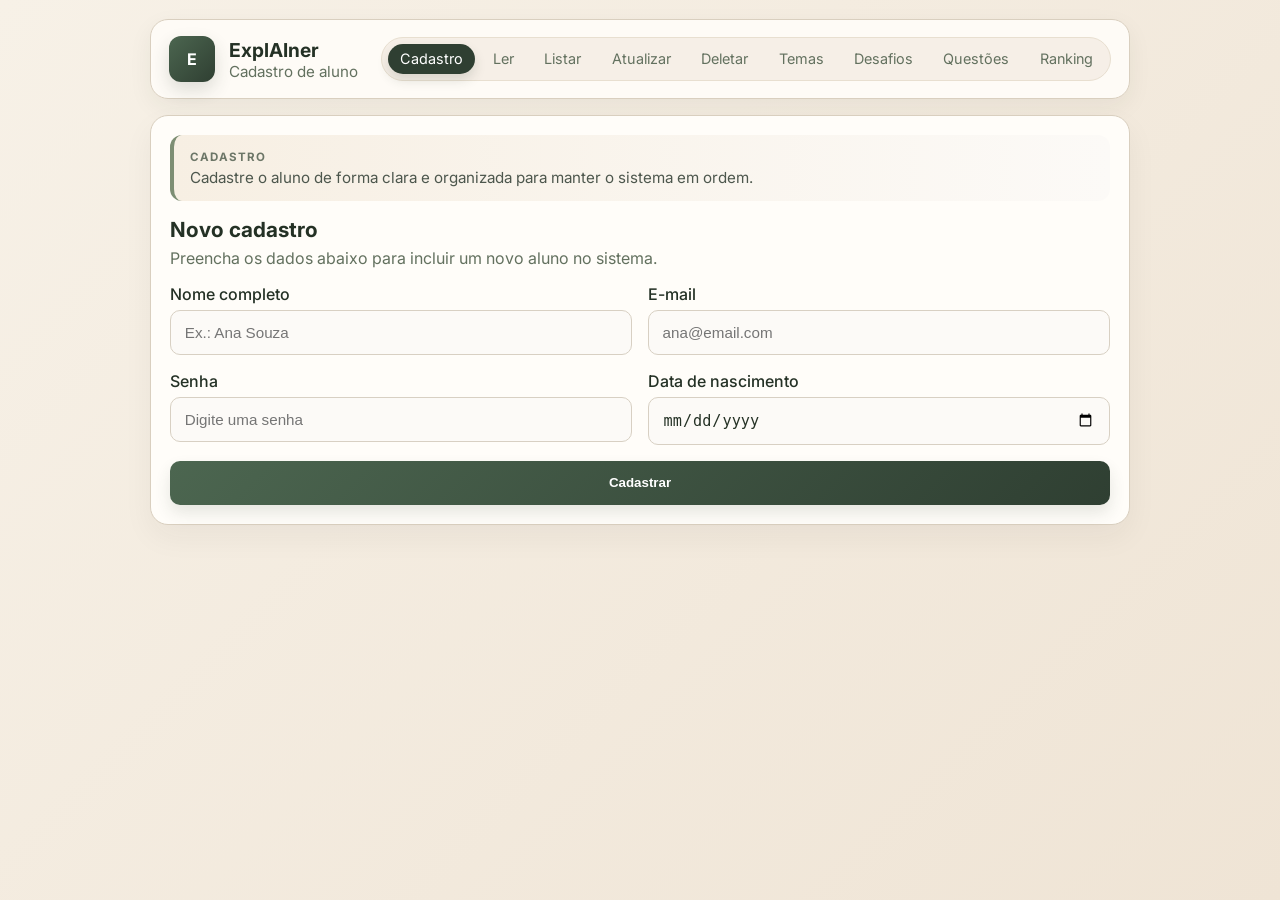
<file: ExplAIner/frontend/index.html>
<!DOCTYPE html>
<html lang="pt-BR">

<head>
    <meta charset="UTF-8">
    <meta name="viewport" content="width=device-width, initial-scale=1.0">
    <title>ExplAIner | Cadastro</title>
    <link rel="preconnect" href="https://fonts.googleapis.com">
    <link rel="preconnect" href="https://fonts.gstatic.com" crossorigin>
    <link href="https://fonts.googleapis.com/css2?family=Inter:wght@400;500;600;700&display=swap" rel="stylesheet">
    <link rel="stylesheet" href="style.css">
</head>

<body>
    <div class="pagina">
        <header class="cabecalho">
            <div class="marca">
                <span class="logo">E</span>
                <div>
                    <h1>ExplAIner</h1>
                    <p>Cadastro de aluno</p>
                </div>
            </div>

            <nav class="menu-navegacao">
                <a href="index.html" class="link-navegacao ativo">Cadastro</a>
                <a href="ler.html" class="link-navegacao">Ler</a>
                <a href="listar.html" class="link-navegacao">Listar</a>
                <a href="atualizar.html" class="link-navegacao">Atualizar</a>
                <a href="deletar.html" class="link-navegacao">Deletar</a>
                <a href="temas.html" class="link-navegacao">Temas</a>
                <a href="desafios.html" class="link-navegacao">Desafios</a>
                <a href="questoes.html" class="link-navegacao">Questões</a>
                <a href="ranking.html" class="link-navegacao">Ranking</a>
            </nav>
        </header>

<main class="conteudo">
    <section class="cartao">
        <div class="intro-bloco">
            <p class="intro-kicker">Cadastro</p>
            <p class="intro-text">Cadastre o aluno de forma clara e organizada para manter o sistema em ordem.</p>
        </div>
        <div class="titulo-cartao">
            <h2>Novo cadastro</h2>
            <p>Preencha os dados abaixo para incluir um novo aluno no sistema.</p>
        </div>

        <form class="grade-formulario" id="form-cadastro">
            <label class="campo">
                <span>Nome completo</span>
                <input type="text" name="nome" placeholder="Ex.: Ana Souza" required>
            </label>

            <label class="campo">
                <span>E-mail</span>
                <input type="email" name="email" placeholder="ana@email.com" required>
            </label>

            <label class="campo">
                <span>Senha</span>
                <input type="password" name="senha" placeholder="Digite uma senha" required>
            </label>

            <label class="campo">
                <span>Data de nascimento</span>
                <input type="date" name="data_nascimento" required>
            </label>

            <button type="submit" id="btn-enviar">Cadastrar</button>
        </form>

        <div id="mensagem-resposta" class="resultado" style="display: none;">
            <h3 id="resposta-titulo"></h3>
            <p id="resposta-corpo" class="texto-ajuda"></p>
        </div>
    </section>
</main>
</div>

<script src="script.js"></script>
    
</body>
</html>
</file>
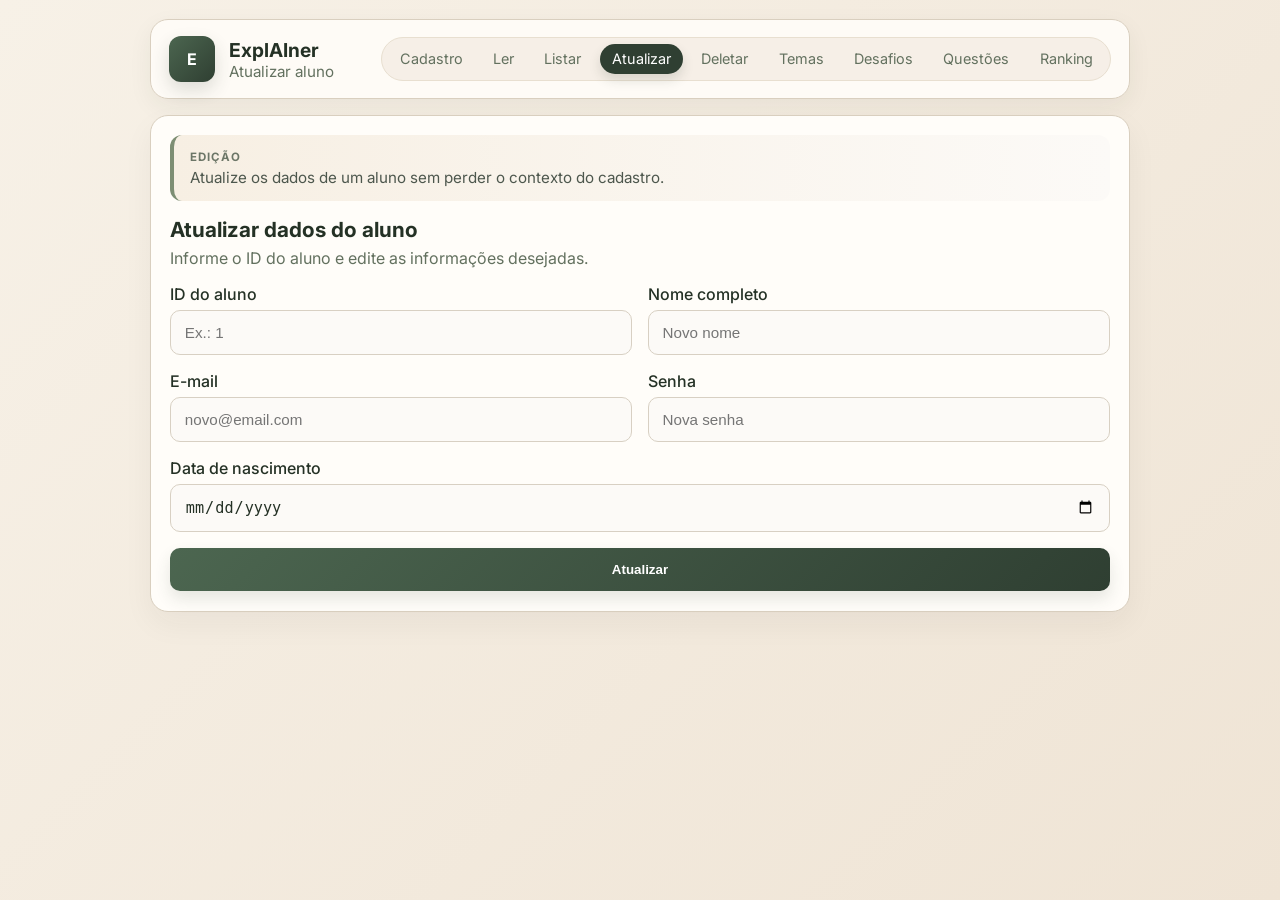
<file: ExplAIner/frontend/atualizar.html>
<!DOCTYPE html>
<html lang="pt-BR">

<head>
    <meta charset="UTF-8">
    <meta name="viewport" content="width=device-width, initial-scale=1.0">
    <title>ExplAIner | Atualizar</title>
    <link rel="preconnect" href="https://fonts.googleapis.com">
    <link rel="preconnect" href="https://fonts.gstatic.com" crossorigin>
    <link href="https://fonts.googleapis.com/css2?family=Inter:wght@400;500;600;700&display=swap" rel="stylesheet">
    <link rel="stylesheet" href="style.css">
</head>

<body>
    <div class="pagina">
        <header class="cabecalho">
            <div class="marca">
                <span class="logo">E</span>
                <div>
                    <h1>ExplAIner</h1>
                    <p>Atualizar aluno</p>
                </div>
            </div>

            <nav class="menu-navegacao">
                <a href="index.html" class="link-navegacao">Cadastro</a>
                <a href="ler.html" class="link-navegacao">Ler</a>
                <a href="listar.html" class="link-navegacao">Listar</a>
                <a href="atualizar.html" class="link-navegacao ativo">Atualizar</a>
                <a href="deletar.html" class="link-navegacao">Deletar</a>
                <a href="temas.html" class="link-navegacao">Temas</a>
                <a href="desafios.html" class="link-navegacao">Desafios</a>
                <a href="questoes.html" class="link-navegacao">Questões</a>
                <a href="ranking.html" class="link-navegacao">Ranking</a>
            </nav>
        </header>

        <main class="conteudo">
    <section class="cartao">
        <div class="intro-bloco">
            <p class="intro-kicker">Edição</p>
            <p class="intro-text">Atualize os dados de um aluno sem perder o contexto do cadastro.</p>
        </div>
        <div class="titulo-cartao">
            <h2>Atualizar dados do aluno</h2>
            <p>Informe o ID do aluno e edite as informações desejadas.</p>
        </div>

        <form class="grade-formulario" id="form-atualizar">
            <label class="campo">
                <span>ID do aluno</span>
                <input type="number" id="atualizar-id" placeholder="Ex.: 1" required>
            </label>

            <label class="campo">
                <span>Nome completo</span>
                <input type="text" name="nome" placeholder="Novo nome">
            </label>

            <label class="campo">
                <span>E-mail</span>
                <input type="email" name="email" placeholder="novo@email.com">
            </label>

            <label class="campo">
                <span>Senha</span>
                <input type="password" name="senha" placeholder="Nova senha">
            </label>

            <label class="campo campo-longo">
                <span>Data de nascimento</span>
                <input type="date" name="data_nascimento">
            </label>

            <button type="submit" id="btn-atualizar">Atualizar</button>
        </form>

        <div id="mensagem-atualizar" class="resultado" style="display: none; margin-top: 1.1rem;">
            <h3 id="atualizar-titulo"></h3>
            <p id="atualizar-corpo" class="texto-ajuda"></p>
        </div>
    </section>
</main>
</div>

<script src="atualizar.js"></script>

</body>
</html>
</file>
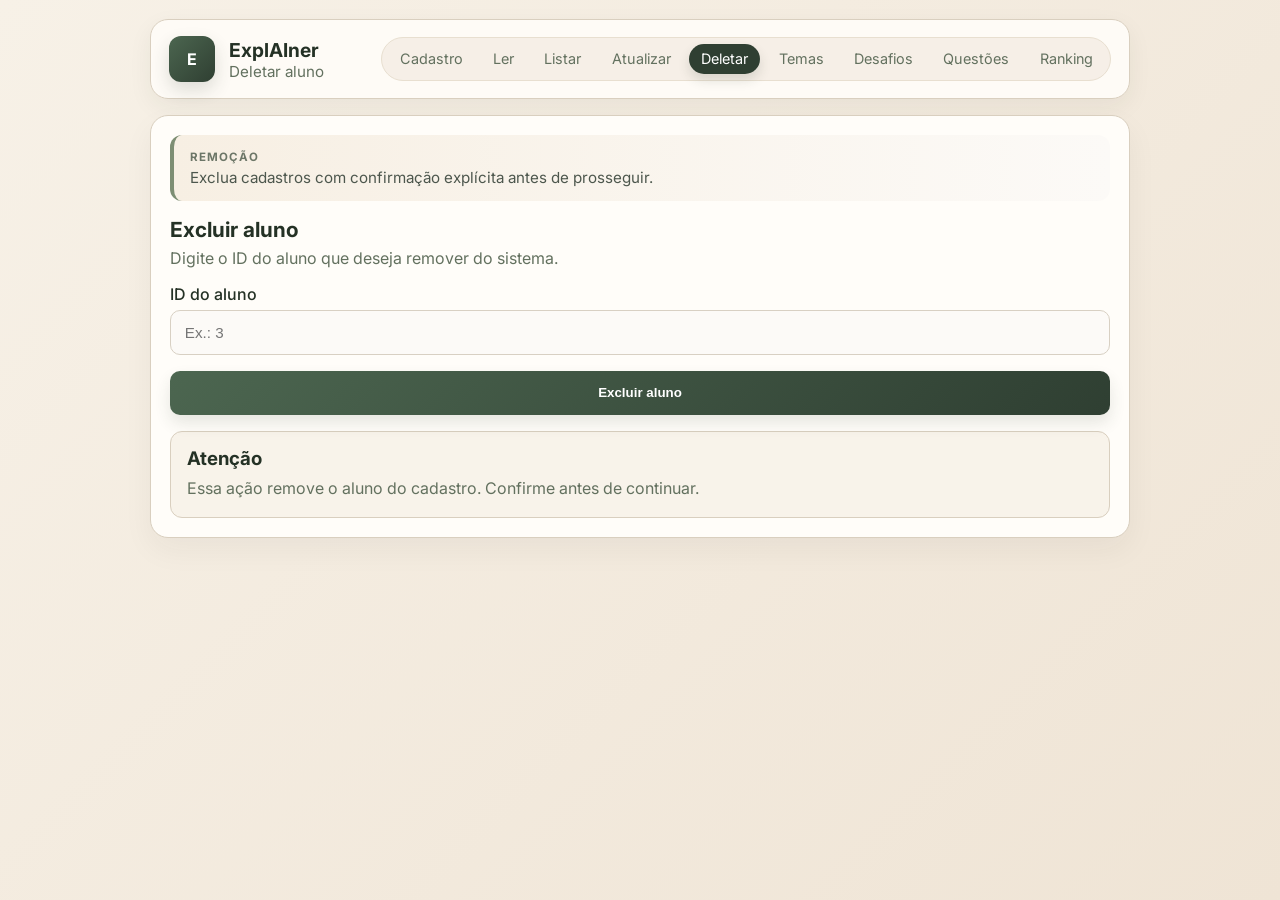
<file: ExplAIner/frontend/deletar.html>
<!DOCTYPE html>
<html lang="pt-BR">

<head>
    <meta charset="UTF-8">
    <meta name="viewport" content="width=device-width, initial-scale=1.0">
    <title>ExplAIner | Deletar</title>
    <link rel="preconnect" href="https://fonts.googleapis.com">
    <link rel="preconnect" href="https://fonts.gstatic.com" crossorigin>
    <link href="https://fonts.googleapis.com/css2?family=Inter:wght@400;500;600;700&display=swap" rel="stylesheet">
    <link rel="stylesheet" href="style.css">
</head>

<body>
    <div class="pagina">
        <header class="cabecalho">
            <div class="marca">
                <span class="logo">E</span>
                <div>
                    <h1>ExplAIner</h1>
                    <p>Deletar aluno</p>
                </div>
            </div>

            <nav class="menu-navegacao">
                <a href="index.html" class="link-navegacao">Cadastro</a>
                <a href="ler.html" class="link-navegacao">Ler</a>
                <a href="listar.html" class="link-navegacao">Listar</a>
                <a href="atualizar.html" class="link-navegacao">Atualizar</a>
                <a href="deletar.html" class="link-navegacao ativo">Deletar</a>
                <a href="temas.html" class="link-navegacao">Temas</a>
                <a href="desafios.html" class="link-navegacao">Desafios</a>
                <a href="questoes.html" class="link-navegacao">Questões</a>
                <a href="ranking.html" class="link-navegacao">Ranking</a>
            </nav>
        </header>

        <main class="conteudo">
    <section class="cartao">
        <div class="intro-bloco">
            <p class="intro-kicker">Remoção</p>
            <p class="intro-text">Exclua cadastros com confirmação explícita antes de prosseguir.</p>
        </div>
        <div class="titulo-cartao">
            <h2>Excluir aluno</h2>
            <p>Digite o ID do aluno que deseja remover do sistema.</p>
        </div>

        <form class="grade-formulario" id="form-deletar">
            <label class="campo campo-longo">
                <span>ID do aluno</span>
                <input type="number" id="deletar-id" placeholder="Ex.: 3" required>
            </label>

            <button type="submit" id="btn-deletar" style="background-color: #dc2626;">Excluir aluno</button>
        </form>

        <div class="resultado" id="mensagem-deletar">
            <h3 id="deletar-titulo">Atenção</h3>
            <p id="deletar-corpo" class="texto-ajuda">Essa ação remove o aluno do cadastro. Confirme antes de continuar.</p>
        </div>
    </section>
</main>
</div>

<script src="deletar.js"></script>

</body>
</html>
</file>
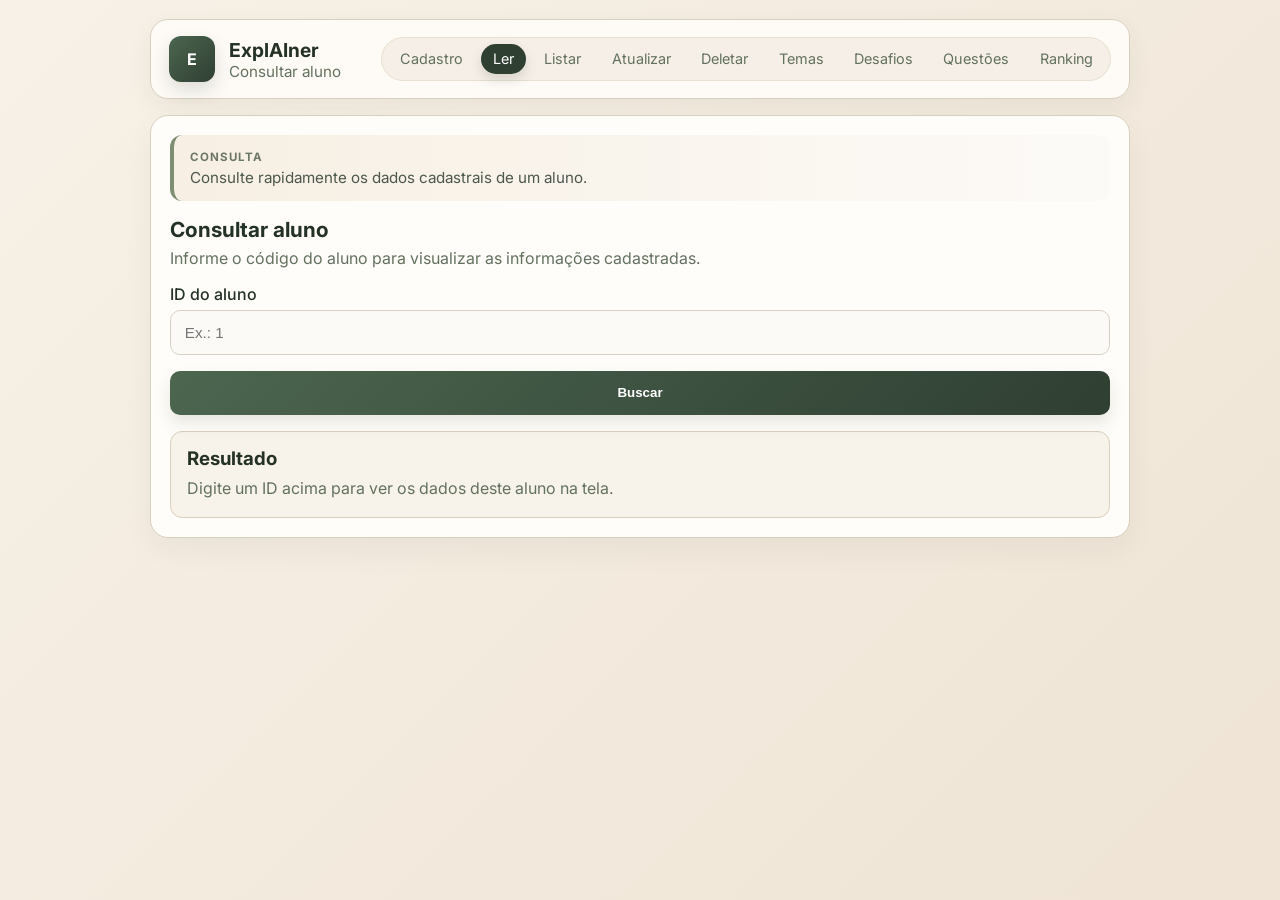
<file: ExplAIner/frontend/ler.html>
<!DOCTYPE html>
<html lang="pt-BR">

<head>
    <meta charset="UTF-8">
    <meta name="viewport" content="width=device-width, initial-scale=1.0">
    <title>ExplAIner | Ler</title>
    <link rel="preconnect" href="https://fonts.googleapis.com">
    <link rel="preconnect" href="https://fonts.gstatic.com" crossorigin>
    <link href="https://fonts.googleapis.com/css2?family=Inter:wght@400;500;600;700&display=swap" rel="stylesheet">
    <link rel="stylesheet" href="style.css">
</head>

<body>
    <div class="pagina">
        <header class="cabecalho">
            <div class="marca">
                <span class="logo">E</span>
                <div>
                    <h1>ExplAIner</h1>
                    <p>Consultar aluno</p>
                </div>
            </div>

            <nav class="menu-navegacao">
                <a href="index.html" class="link-navegacao">Cadastro</a>
                <a href="ler.html" class="link-navegacao ativo">Ler</a>
                <a href="listar.html" class="link-navegacao">Listar</a>
                <a href="atualizar.html" class="link-navegacao">Atualizar</a>
                <a href="deletar.html" class="link-navegacao">Deletar</a>
                <a href="temas.html" class="link-navegacao">Temas</a>
                <a href="desafios.html" class="link-navegacao">Desafios</a>
                <a href="questoes.html" class="link-navegacao">Questões</a>
                <a href="ranking.html" class="link-navegacao">Ranking</a>
            </nav>
        </header>

      <main class="conteudo">
    <section class="cartao">
        <div class="intro-bloco">
            <p class="intro-kicker">Consulta</p>
            <p class="intro-text">Consulte rapidamente os dados cadastrais de um aluno.</p>
        </div>
        <div class="titulo-cartao">
            <h2>Consultar aluno</h2>
            <p>Informe o código do aluno para visualizar as informações cadastradas.</p>
        </div>

        <form class="grade-formulario" id="form-buscar">
            <label class="campo campo-longo">
                <span>ID do aluno</span>
                <input type="number" id="buscar-id" placeholder="Ex.: 1" required>
            </label>

            <button type="submit" id="btn-buscar">Buscar</button>
        </form>

        <div class="resultado" id="resultado-busca">
            <h3 id="busca-titulo">Resultado</h3>
            <div id="busca-corpo" class="texto-ajuda">
                Digite um ID acima para ver os dados deste aluno na tela.
            </div>
        </div>
    </section>
</main>
</div>

<script src="ler.js"></script>
</body>
</html>
</file>
<file: ExplAIner/frontend/style.css>
* {
    margin: 0;
    padding: 0;
    box-sizing: border-box;
}

:root {
    --primaria: #2f3f32;
    --primaria-escura: #27362a;
    --fundo: #f4efe8;
    --fundo-escuro: #ebe0d2;
    --cartao: #fffdf9;
    --texto: #243125;
    --texto-suave: #63715f;
    --borda: #d9cfbf;
    --verde: #4b7a4f;
    --vermelho: #a54b3d;
}

body {
    font-family: 'Inter', sans-serif;
    min-height: 100vh;
    background: linear-gradient(135deg, #f7f1e7 0%, #efe4d5 100%);
    color: var(--texto);
}

.pagina {
    width: min(980px, 95vw);
    margin: 0 auto;
    padding: 1.2rem 0 2rem;
}

.cabecalho {
    margin-bottom: 1rem;
    display: flex;
    justify-content: space-between;
    align-items: center;
    gap: 1rem;
    padding: 1rem 1.1rem;
    border: 1px solid var(--borda);
    border-radius: 18px;
    background: rgba(255, 253, 249, 0.9);
    box-shadow: 0 8px 24px rgba(36, 49, 37, 0.06);
}

.marca {
    display: flex;
    align-items: center;
    gap: 0.9rem;
}

.logo {
    width: 46px;
    height: 46px;
    border-radius: 12px;
    display: grid;
    place-items: center;
    background: linear-gradient(135deg, #4c6650, #2f3f32);
    color: white;
    font-weight: 700;
    box-shadow: 0 8px 18px rgba(47, 63, 50, 0.16);
}

.marca h1 {
    font-size: 1.2rem;
    color: var(--texto);
}

.marca p {
    color: var(--texto-suave);
    font-size: 0.95rem;
}

.menu-navegacao {
    display: flex;
    gap: 0.4rem;
    flex-wrap: wrap;
    justify-content: flex-end;
    padding: 0.35rem;
    border: 1px solid #e8dfd0;
    border-radius: 999px;
    background: #f6efe7;
}

.link-navegacao {
    text-decoration: none;
    color: var(--texto-suave);
    padding: 0.5rem 0.75rem;
    border-radius: 999px;
    font-size: 0.9rem;
    transition: all 180ms ease;
    line-height: 1;
}

.link-navegacao.ativo,
.link-navegacao:hover {
    background: var(--primaria);
    color: white;
    box-shadow: 0 6px 12px rgba(47, 63, 50, 0.15);
}

.cartao {
    background: var(--cartao);
    border: 1px solid var(--borda);
    border-radius: 18px;
    padding: 1.2rem;
    box-shadow: 0 12px 30px rgba(36, 49, 37, 0.05);
}

.intro-bloco {
    margin-bottom: 1rem;
    padding: 0.9rem 1rem;
    border-left: 4px solid #7d8e73;
    border-radius: 12px;
    background: linear-gradient(90deg, #f7efe3, #fcfaf7);
}

.intro-kicker {
    font-size: 0.72rem;
    font-weight: 700;
    letter-spacing: 0.08em;
    text-transform: uppercase;
    color: #6c7667;
    margin-bottom: 0.25rem;
}

.intro-text {
    color: #4d574d;
    font-size: 0.95rem;
}

.titulo-cartao {
    margin-bottom: 1rem;
}

.titulo-cartao h2 {
    font-size: 1.3rem;
    margin-bottom: 0.35rem;
}

.titulo-cartao p {
    color: var(--texto-suave);
}

.grade-formulario {
    display: grid;
    grid-template-columns: 1fr 1fr;
    gap: 1rem;
}

.campo {
    display: flex;
    flex-direction: column;
    gap: 0.4rem;
    font-weight: 500;
}

.campo span {
    color: var(--texto);
}

input {
    border: 1px solid #d8d0c3;
    border-radius: 10px;
    padding: 0.8rem 0.85rem;
    font-size: 0.95rem;
    background: #fcfaf7;
    color: var(--texto);
}

input:focus {
    outline: none;
    border-color: #b1a88f;
    box-shadow: none;
}

.campo-longo {
    grid-column: 1 / -1;
}

button {
    grid-column: 1 / -1;
    border: none;
    border-radius: 10px;
    padding: 0.9rem 1rem;
    background: linear-gradient(135deg, #4c6650, #2f3f32);
    color: white;
    font-weight: 600;
    cursor: pointer;
    transition: transform 180ms ease, box-shadow 180ms ease;
    box-shadow: 0 8px 16px rgba(47, 63, 50, 0.12);
}

button:hover {
    transform: translateY(-1px);
    box-shadow: 0 10px 18px rgba(47, 63, 50, 0.16);
}

.resultado {
    margin-top: 1rem;
    padding: 0.95rem 1rem;
    border-radius: 12px;
    background: #f8f3ea;
    border: 1px solid var(--borda);
}

.resultado h3 {
    margin-bottom: 0.4rem;
}

.texto-ajuda {
    color: var(--texto-suave);
    line-height: 1.6;
}

@media (max-width: 700px) {
    .cabecalho {
        flex-direction: column;
        align-items: flex-start;
    }

    .menu-navegacao {
        width: 100%;
        border-radius: 14px;
        justify-content: flex-start;
    }

    .grade-formulario {
        grid-template-columns: 1fr;
    }
}
</file>
